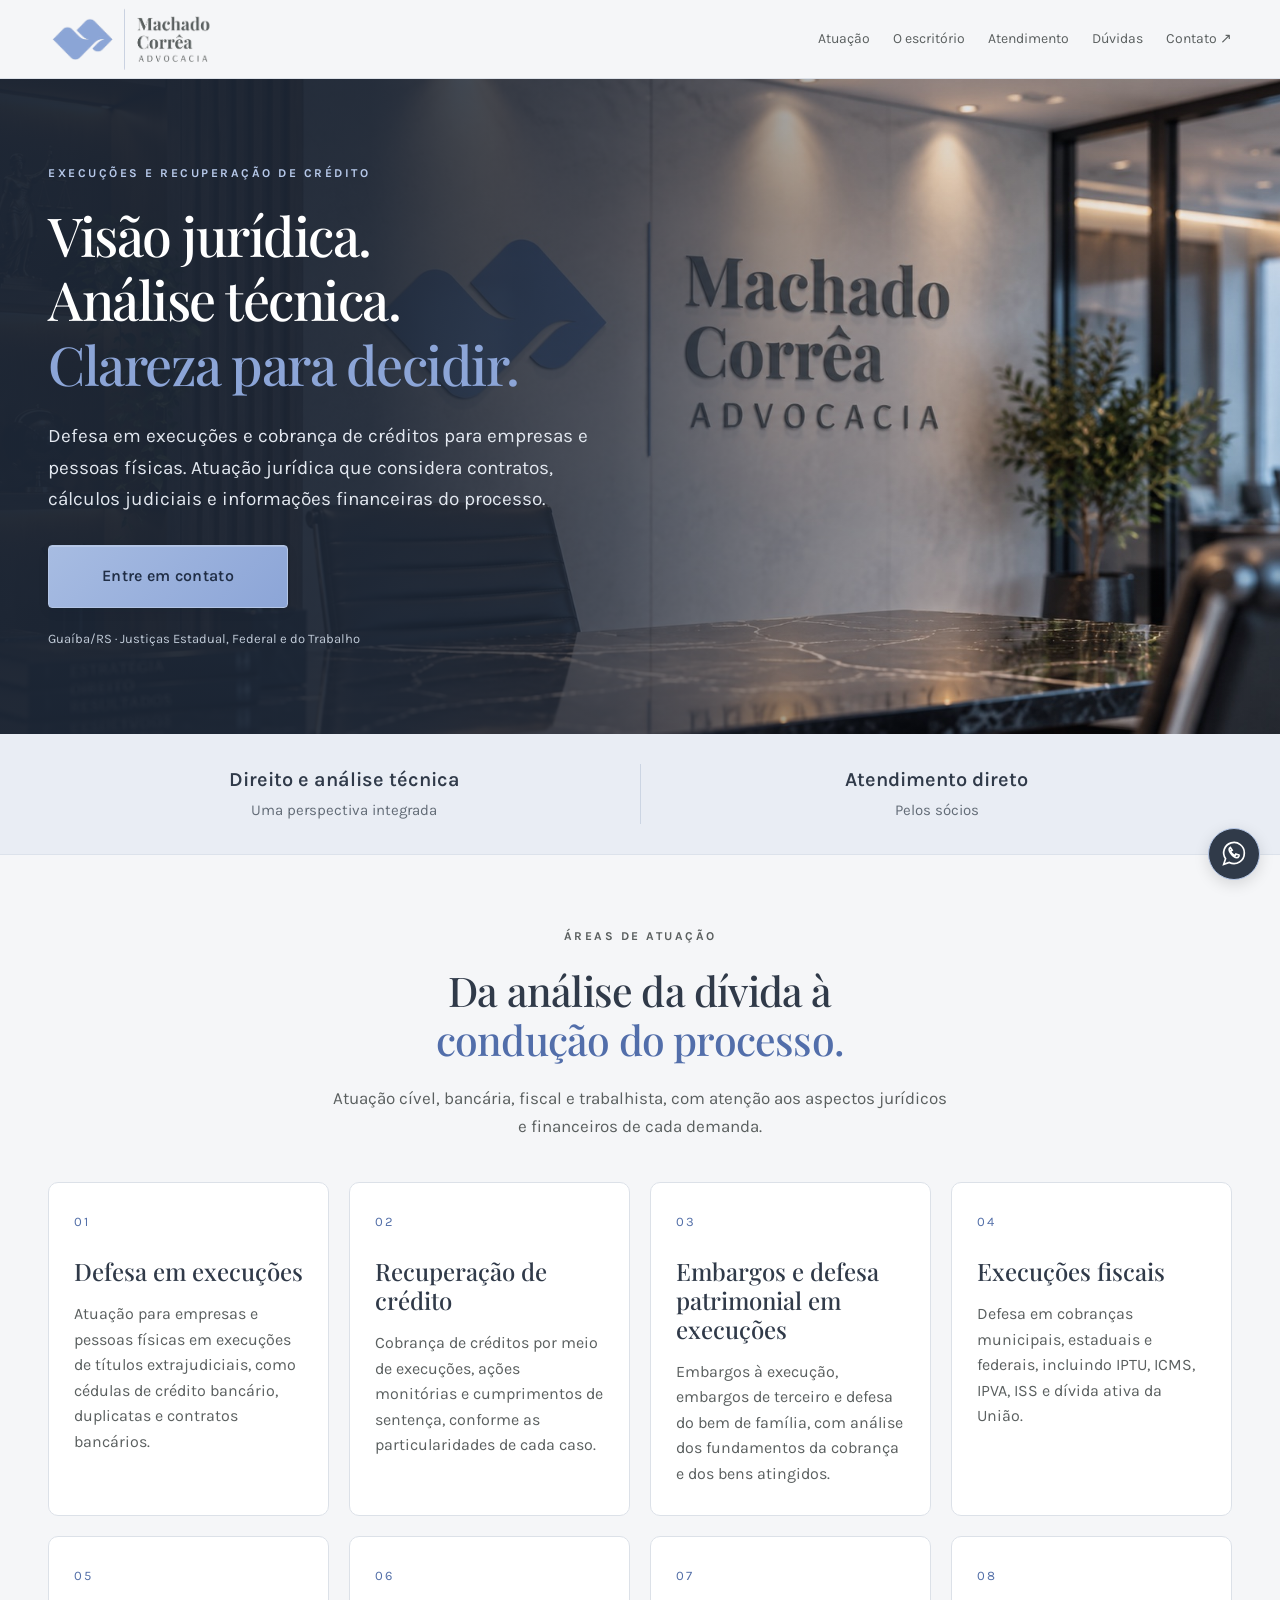
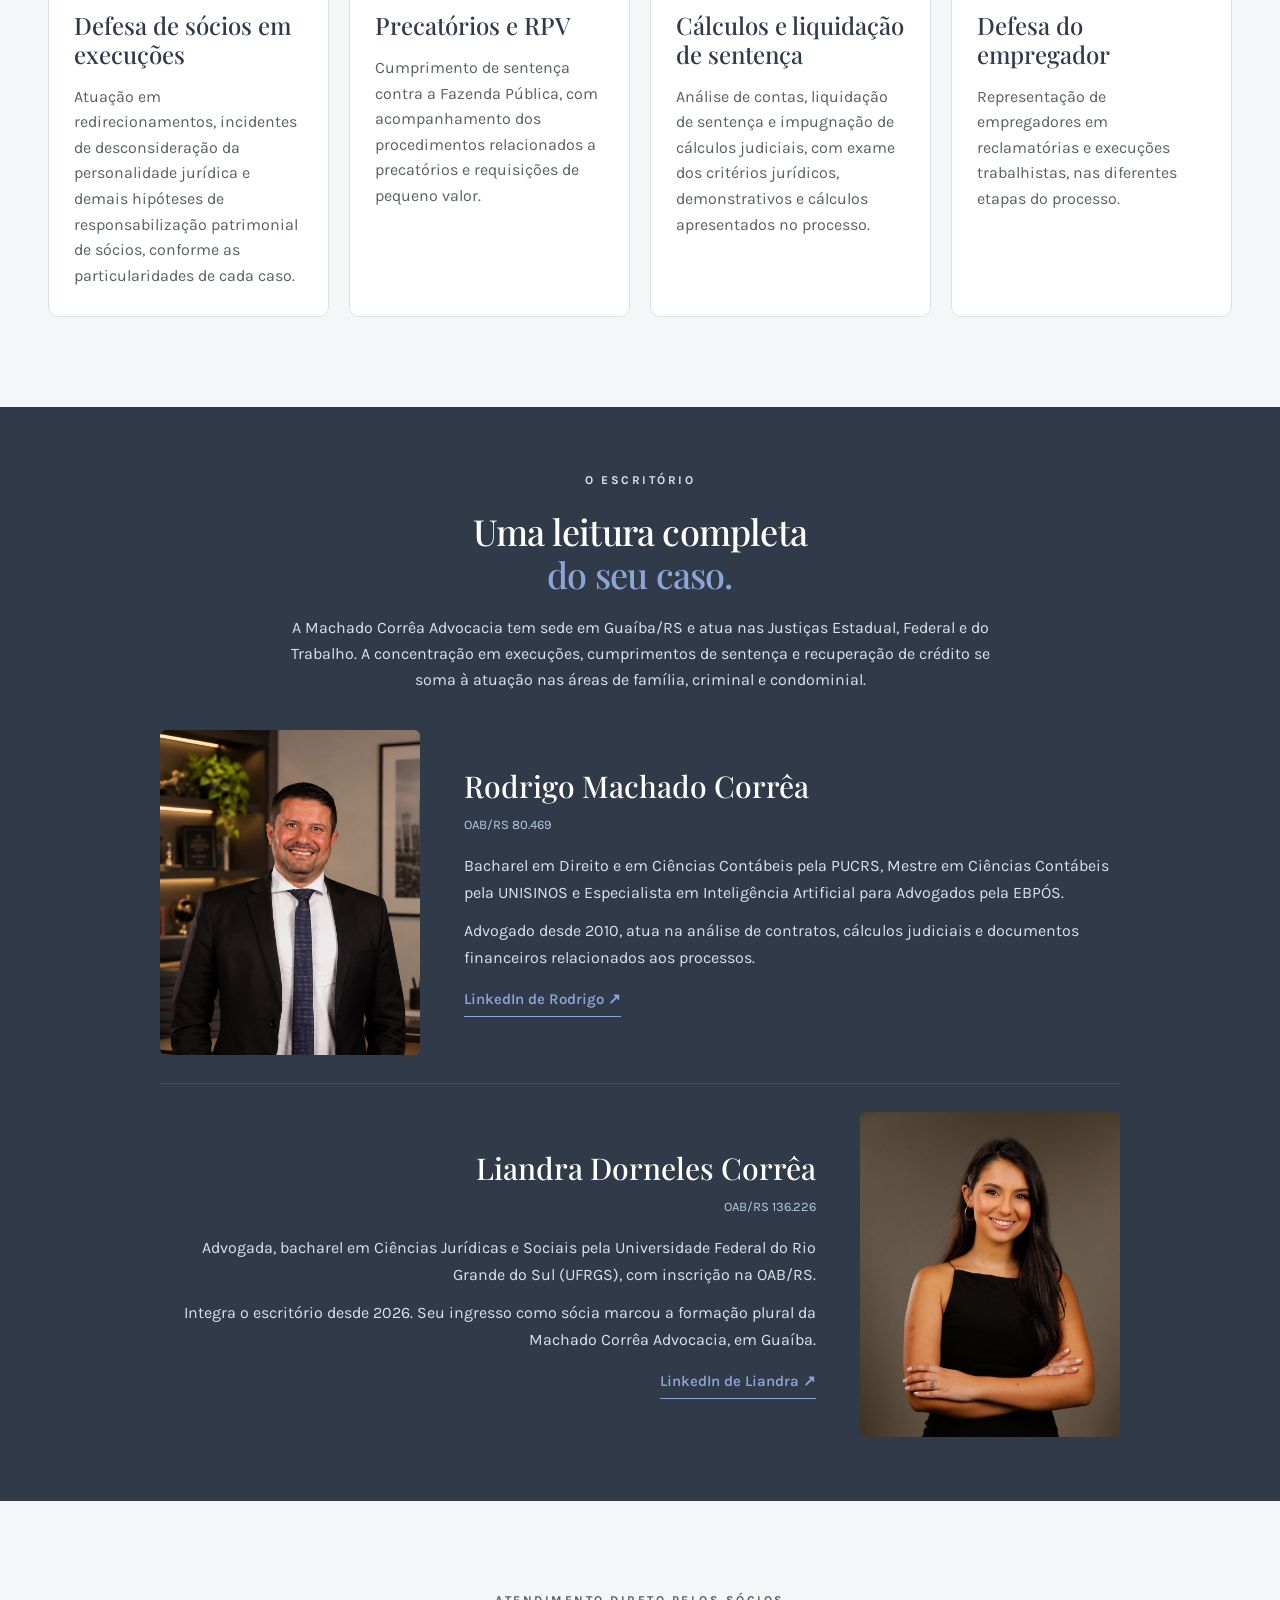
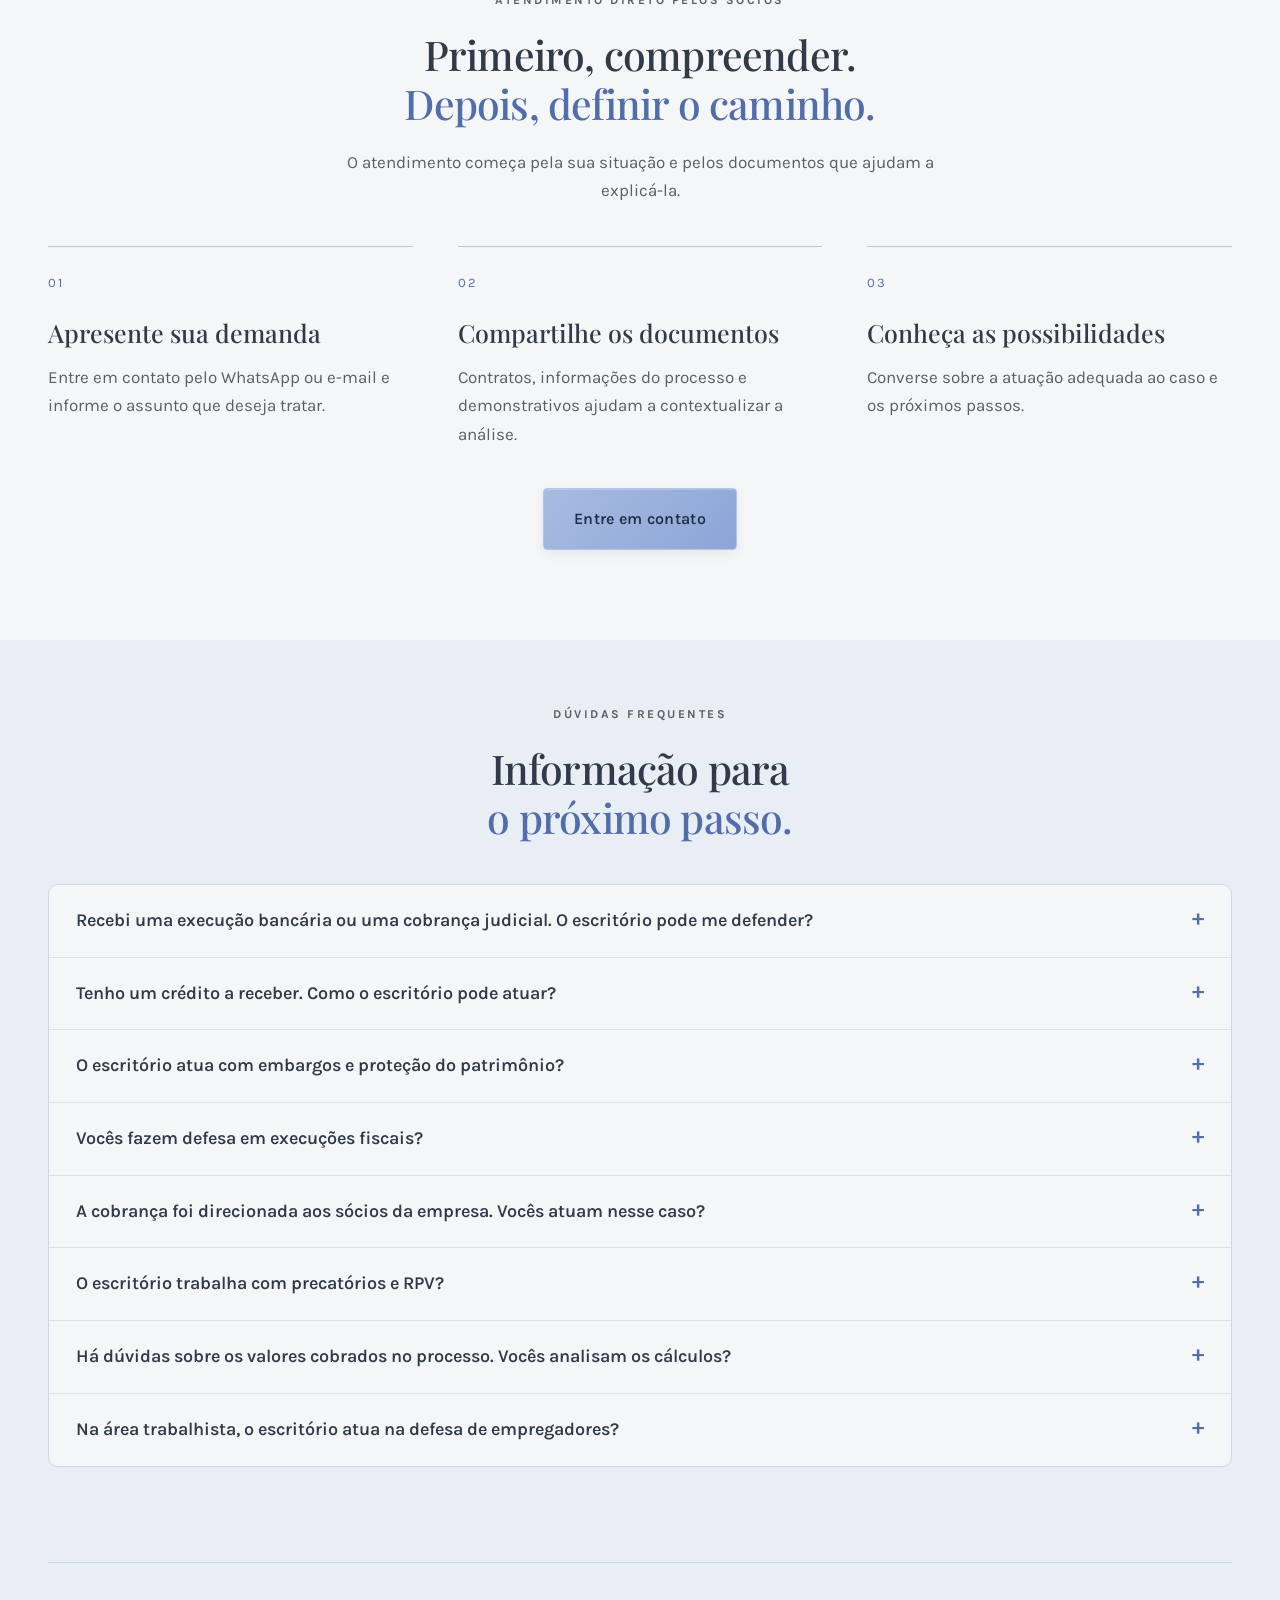
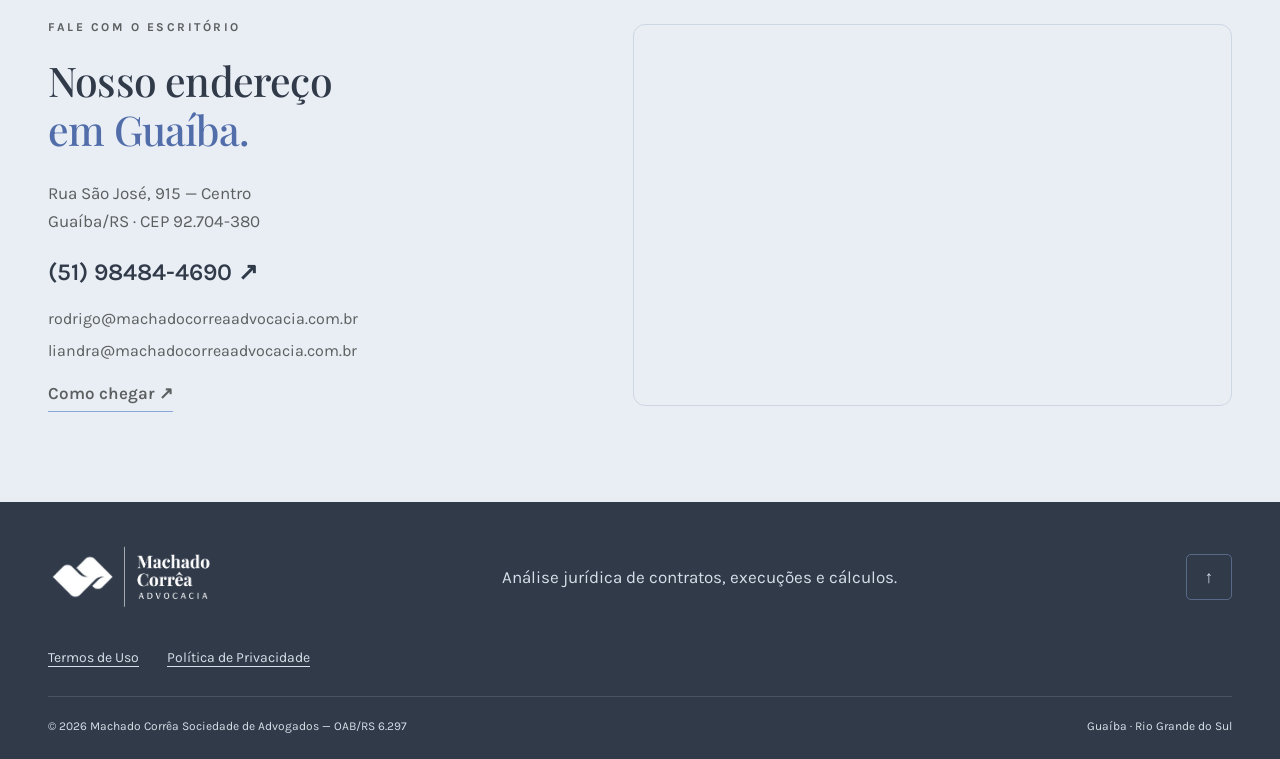
<file: index.html>
<!doctype html><html lang="pt-BR"><head><meta charset="utf-8"><meta name="viewport" content="width=device-width,initial-scale=1"><title>Machado Corrêa Advocacia | Execuções e Recuperação de Crédito</title><meta name="description" content="Machado Corrêa Advocacia em Guaíba/RS. Atuação em execuções, recuperação de crédito e defesa patrimonial, com formação jurídica e contábil."><meta name="theme-color" content="#303a49"><link rel="stylesheet" href="styles.css?v=mc4"><script src="app.js" defer></script><link rel="icon" type="image/svg+xml" href="assets/favicon.svg"></head><body><a class="skip" href="#conteudo">Ir para o conteúdo</a><header><div class="wrap navigation"><a href="#inicio" class="wordmark"><img src="assets/logo-machado-correa.png" alt="Machado Corrêa Advocacia" width="766" height="319"></a><button class="menu-toggle" aria-label="Abrir menu" aria-controls="navigation" aria-expanded="false">☰</button><nav id="navigation"><a href="#atuacao">Atuação</a><a href="#escritorio">O escritório</a><a href="#atendimento">Atendimento</a><a href="#duvidas">Dúvidas</a><a href="#localizacao">Contato ↗</a></nav></div></header><main id="conteudo"><section class="hero" id="inicio"><div class="wrap hero-grid"><div><p class="eyebrow">EXECUÇÕES E RECUPERAÇÃO DE CRÉDITO</p><h1>Visão jurídica.<br>Análise técnica.<br><em>Clareza para decidir.</em></h1><p class="lead">Defesa em execuções e cobrança de créditos para empresas e pessoas físicas. Atuação jurídica que considera contratos, cálculos judiciais e informações financeiras do processo.</p><a class="button" href="https://wa.me/5551984844690" target="_blank" rel="noopener noreferrer">Entre em contato</a><p class="hero-note">Guaíba/RS · Justiças Estadual, Federal e do Trabalho</p></div></div></section><section class="credentials" aria-label="Diferenciais do escritório"><div class="wrap"><article><h2>Direito e análise técnica</h2><p>Uma perspectiva integrada</p></article><article><h2>Atendimento direto</h2><p>Pelos sócios</p></article></div></section><section class="section" id="atuacao"><div class="wrap"><div class="section-heading"><p class="eyebrow">ÁREAS DE ATUAÇÃO</p><h2>Da análise da dívida à<br><em>condução do processo.</em></h2><p>Atuação cível, bancária, fiscal e trabalhista, com atenção aos aspectos jurídicos e financeiros de cada demanda.</p></div><div class="service-grid"><article class="service-card"><span class="number">01</span><h3>Defesa em execuções</h3><p>Atuação para empresas e pessoas físicas em execuções de títulos extrajudiciais, como cédulas de crédito bancário, duplicatas e contratos bancários.</p></article><article class="service-card"><span class="number">02</span><h3>Recuperação de crédito</h3><p>Cobrança de créditos por meio de execuções, ações monitórias e cumprimentos de sentença, conforme as particularidades de cada caso.</p></article><article class="service-card"><span class="number">03</span><h3>Embargos e defesa patrimonial em execuções</h3><p>Embargos à execução, embargos de terceiro e defesa do bem de família, com análise dos fundamentos da cobrança e dos bens atingidos.</p></article><article class="service-card"><span class="number">04</span><h3>Execuções fiscais</h3><p>Defesa em cobranças municipais, estaduais e federais, incluindo IPTU, ICMS, IPVA, ISS e dívida ativa da União.</p></article><article class="service-card"><span class="number">05</span><h3>Defesa de sócios em execuções</h3><p>Atuação em redirecionamentos, incidentes de desconsideração da personalidade jurídica e demais hipóteses de responsabilização patrimonial de sócios, conforme as particularidades de cada caso.</p></article><article class="service-card"><span class="number">06</span><h3>Precatórios e RPV</h3><p>Cumprimento de sentença contra a Fazenda Pública, com acompanhamento dos procedimentos relacionados a precatórios e requisições de pequeno valor.</p></article><article class="service-card"><span class="number">07</span><h3>Cálculos e liquidação de sentença</h3><p>Análise de contas, liquidação de sentença e impugnação de cálculos judiciais, com exame dos critérios jurídicos, demonstrativos e cálculos apresentados no processo.</p></article><article class="service-card"><span class="number">08</span><h3>Defesa do empregador</h3><p>Representação de empregadores em reclamatórias e execuções trabalhistas, nas diferentes etapas do processo.</p></article></div></div></section><section class="section about" id="escritorio"><div class="wrap"><div class="about-heading"><p class="eyebrow">O ESCRITÓRIO</p><h2>Uma leitura completa<br><em>do seu caso.</em></h2><p>A Machado Corrêa Advocacia tem sede em Guaíba/RS e atua nas Justiças Estadual, Federal e do Trabalho. A concentração em execuções, cumprimentos de sentença e recuperação de crédito se soma à atuação nas áreas de família, criminal e condominial.</p></div><div class="team"><article class="person-card"><figure class="person-photo"><img src="assets/rodrigo-machado-correa.png" alt="Rodrigo Machado Corrêa" loading="lazy" width="974" height="1614"></figure><div class="person-content"><h3>Rodrigo Machado Corrêa</h3><p class="registration">OAB/RS 80.469</p><div class="person-bio"><p>Bacharel em Direito e em Ciências Contábeis pela PUCRS, Mestre em Ciências Contábeis pela UNISINOS e Especialista em Inteligência Artificial para Advogados pela EBPÓS.</p><p>Advogado desde 2010, atua na análise de contratos, cálculos judiciais e documentos financeiros relacionados aos processos.</p></div><a class="text-link" href="https://www.linkedin.com/in/rodrigo-machado-corrêa-842067146" target="_blank" rel="noopener noreferrer">LinkedIn de Rodrigo ↗</a></div></article><article class="person-card"><figure class="person-photo"><img src="assets/liandra-dorneles-correa.jpg" style="object-position:center 18%" alt="Liandra Dorneles Corrêa" loading="lazy" width="853" height="1280"></figure><div class="person-content"><h3>Liandra Dorneles Corrêa</h3><p class="registration">OAB/RS 136.226</p><div class="person-bio"><p>Advogada, bacharel em Ciências Jurídicas e Sociais pela Universidade Federal do Rio Grande do Sul (UFRGS), com inscrição na OAB/RS.</p><p>Integra o escritório desde 2026. Seu ingresso como sócia marcou a formação plural da Machado Corrêa Advocacia, em Guaíba.</p></div><a class="text-link" href="https://www.linkedin.com/in/liandra-dorneles-corrêa-34b841270" target="_blank" rel="noopener noreferrer">LinkedIn de Liandra ↗</a></div></article></div></div></section><section class="section" id="atendimento"><div class="wrap"><div class="section-heading"><p class="eyebrow">ATENDIMENTO DIRETO PELOS SÓCIOS</p><h2>Primeiro, compreender.<br><em>Depois, definir o caminho.</em></h2><p>O atendimento começa pela sua situação e pelos documentos que ajudam a explicá-la.</p></div><div class="steps"><article><span class="number">01</span><h3>Apresente sua demanda</h3><p>Entre em contato pelo WhatsApp ou e-mail e informe o assunto que deseja tratar.</p></article><article><span class="number">02</span><h3>Compartilhe os documentos</h3><p>Contratos, informações do processo e demonstrativos ajudam a contextualizar a análise.</p></article><article><span class="number">03</span><h3>Conheça as possibilidades</h3><p>Converse sobre a atuação adequada ao caso e os próximos passos.</p></article></div><div class="center-cta"><a class="button" href="https://wa.me/5551984844690" target="_blank" rel="noopener noreferrer">Entre em contato</a></div></div></section><section class="section faq" id="duvidas"><div class="wrap"><div class="section-heading"><p class="eyebrow">DÚVIDAS FREQUENTES</p><h2>Informação para<br><em>o próximo passo.</em></h2></div><div class="faq-list"><details><summary>Recebi uma execução bancária ou uma cobrança judicial. O escritório pode me defender?</summary><p>Sim. O escritório atua na defesa de empresas e pessoas físicas em execuções de títulos extrajudiciais, como cédulas de crédito bancário, duplicatas e contratos bancários. A análise começa pela citação, pelos documentos da dívida e pelas informações do processo.</p></details><details><summary>Tenho um crédito a receber. Como o escritório pode atuar?</summary><p>A atuação abrange execuções, ações monitórias e cumprimentos de sentença. O escritório examina os documentos que comprovam o crédito e as características da cobrança para definir a medida adequada ao caso.</p></details><details><summary>O escritório atua com embargos e proteção do patrimônio?</summary><p>Sim. A atuação inclui embargos à execução, embargos de terceiro e questões relacionadas à proteção do bem de família. O escritório analisa os bens envolvidos, os documentos e a situação processual para avaliar as medidas cabíveis.</p></details><details><summary>Vocês fazem defesa em execuções fiscais?</summary><p>Sim. O escritório atua em execuções fiscais municipais, estaduais e federais, incluindo cobranças de IPTU, ICMS, IPVA, ISS e dívida ativa da União. Para a análise, são examinados os documentos da cobrança e do processo.</p></details><details><summary>A cobrança foi direcionada aos sócios da empresa. Vocês atuam nesse caso?</summary><p>Sim. O escritório atua em incidentes de desconsideração da personalidade jurídica, examinando os fundamentos do pedido, os documentos e a situação da empresa e dos sócios envolvidos.</p></details><details><summary>O escritório trabalha com precatórios e RPV?</summary><p>Sim. A atuação inclui cumprimento de sentença contra a Fazenda Pública, com demandas relacionadas a precatórios e requisições de pequeno valor (RPV). A análise considera a decisão judicial e a fase em que o processo se encontra.</p></details><details><summary>Há dúvidas sobre os valores cobrados no processo. Vocês analisam os cálculos?</summary><p>Sim. O escritório atua em liquidação de sentença e impugnação de cálculos judiciais. A formação jurídica e contábil do sócio titular contribui para o exame de contratos, demonstrativos e critérios utilizados nas contas.</p></details><details><summary>Na área trabalhista, o escritório atua na defesa de empregadores?</summary><p>Sim. O escritório atua na defesa de empregadores em reclamatórias e execuções trabalhistas. A análise considera os documentos da relação de trabalho, os pedidos formulados e, quando houver, os cálculos do processo.</p></details></div></div></section><section class="section location" id="localizacao"><div class="wrap location-grid"><div><p class="eyebrow">FALE COM O ESCRITÓRIO</p><h2>Nosso endereço<br><em>em Guaíba.</em></h2><address>Rua São José, 915 — Centro<br>Guaíba/RS · CEP 92.704-380</address><a class="phone" href="https://wa.me/5551984844690" target="_blank" rel="noopener noreferrer">(51) 98484-4690 ↗</a><div class="emails"><a href="mailto:rodrigo@machadocorreaadvocacia.com.br">rodrigo@machadocorreaadvocacia.com.br</a><a href="mailto:liandra@machadocorreaadvocacia.com.br">liandra@machadocorreaadvocacia.com.br</a></div><a class="text-link" target="_blank" rel="noopener noreferrer" href="https://www.google.com/maps/dir/?api=1&amp;destination=Rua%20S%C3%A3o%20Jos%C3%A9%2C%20915%2C%20Centro%2C%20Gua%C3%ADba%2C%20RS%2C%2092704-380">Como chegar ↗</a></div><div class="map"><iframe title="Mapa do endereço: Rua São José, 915, Guaíba" loading="lazy" referrerpolicy="no-referrer-when-downgrade" src="https://maps.google.com/maps?q=Rua%20S%C3%A3o%20Jos%C3%A9%2C%20915%2C%20Centro%2C%20Gua%C3%ADba%2C%20RS%2C%2092704-380&amp;z=16&amp;output=embed"></iframe></div></div></section></main><footer><div class="wrap"><div class="footer-top"><a class="wordmark" href="#inicio"><img src="assets/logo-machado-correa-branco.png" alt="Machado Corrêa Advocacia" width="766" height="319"></a><p>Análise jurídica de contratos, execuções e cálculos.</p><a href="#inicio" aria-label="Voltar ao início">↑</a></div><div class="footer-legal" role="navigation" aria-label="Informações legais"><a href="termos-de-uso.html">Termos de Uso</a><a href="politica-de-privacidade.html">Política de Privacidade</a></div><div class="footer-bottom"><p>© <span id="year">2026</span> Machado Corrêa Sociedade de Advogados — OAB/RS 6.297</p><p>Guaíba · Rio Grande do Sul</p></div></div></footer><a class="floating-contact" href="https://wa.me/5551984844690" target="_blank" rel="noopener noreferrer" aria-label="Conversar pelo WhatsApp"><svg viewBox="0 0 32 32" fill="none" stroke="currentColor" stroke-width="1.8" aria-hidden="true"><path d="M27 15a11 11 0 0 1-16 10l-6 2 2-6A11 11 0 1 1 27 15Z"/><path d="M12 9c-4 2 3 11 7 11 2 0 3-3 2-3l-3-1-1 2c-2-1-4-3-5-5l2-1Z"/></svg></a></body></html>
</file>
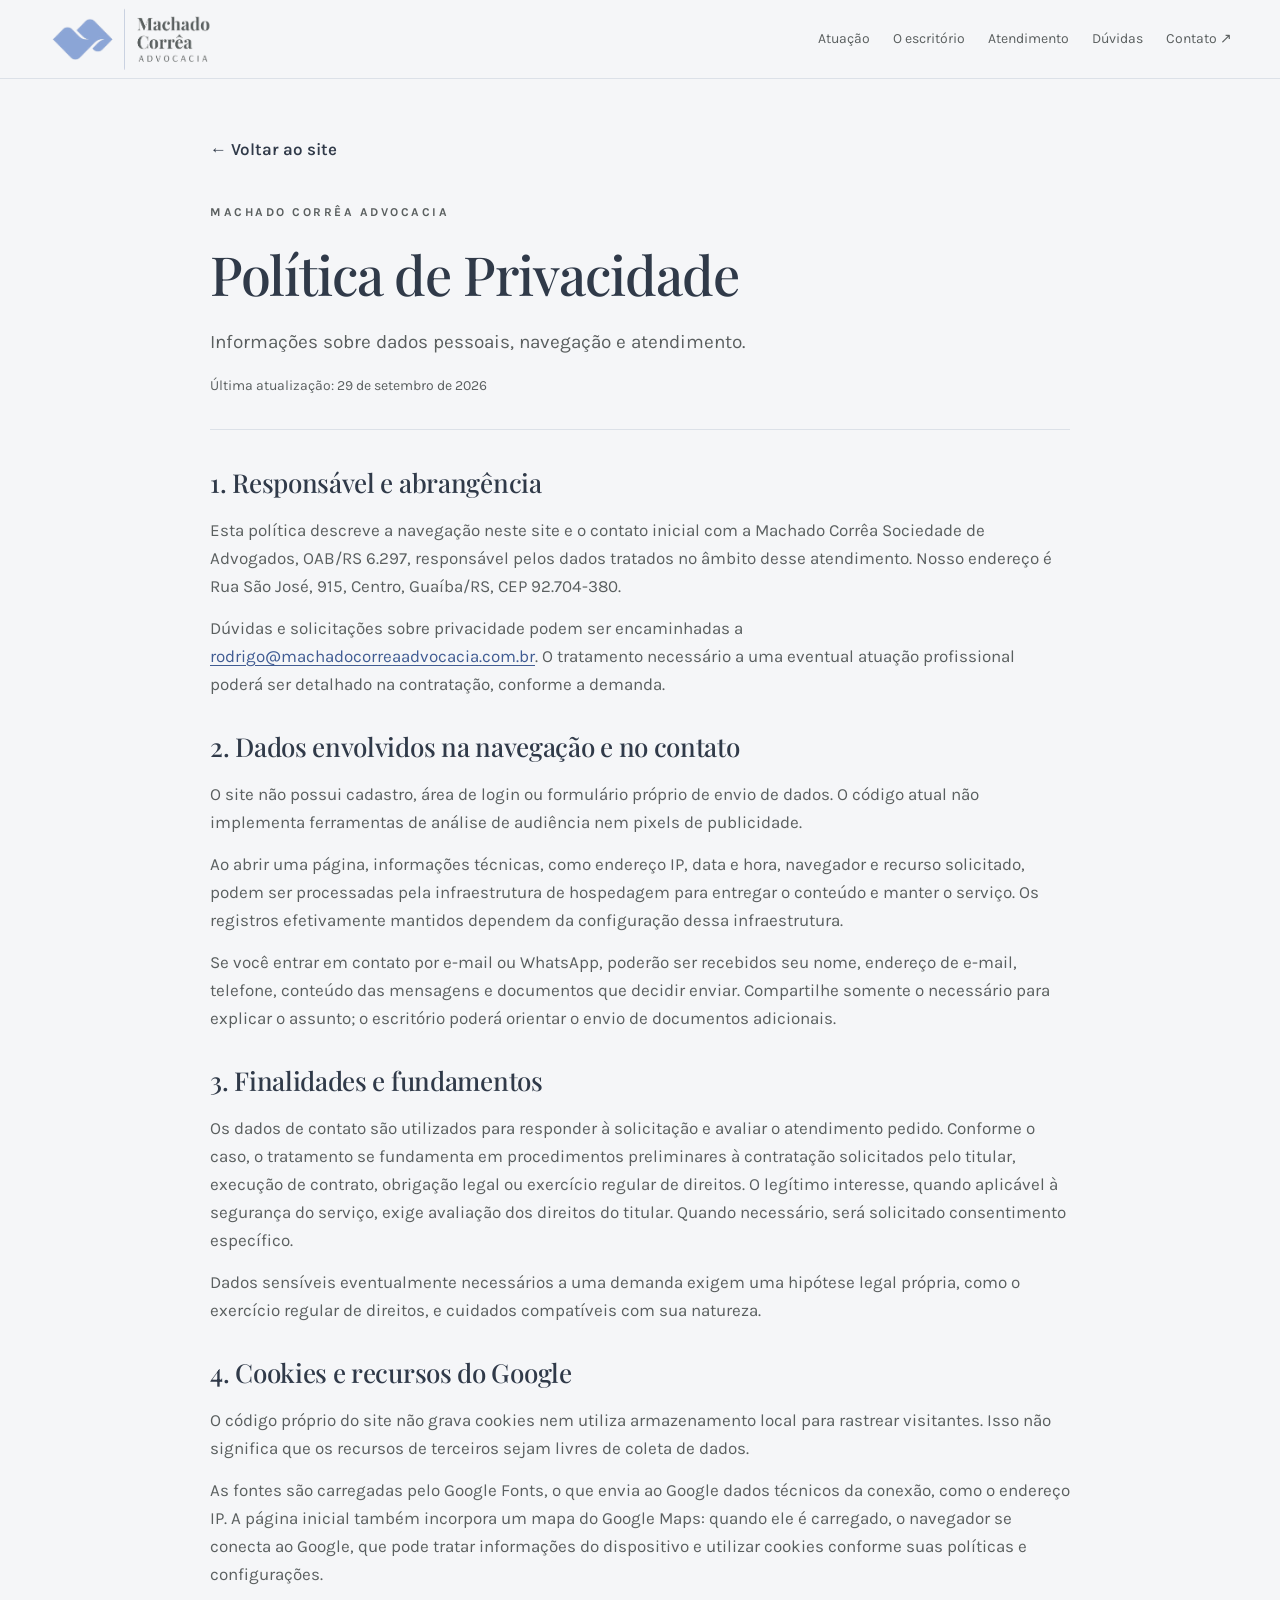
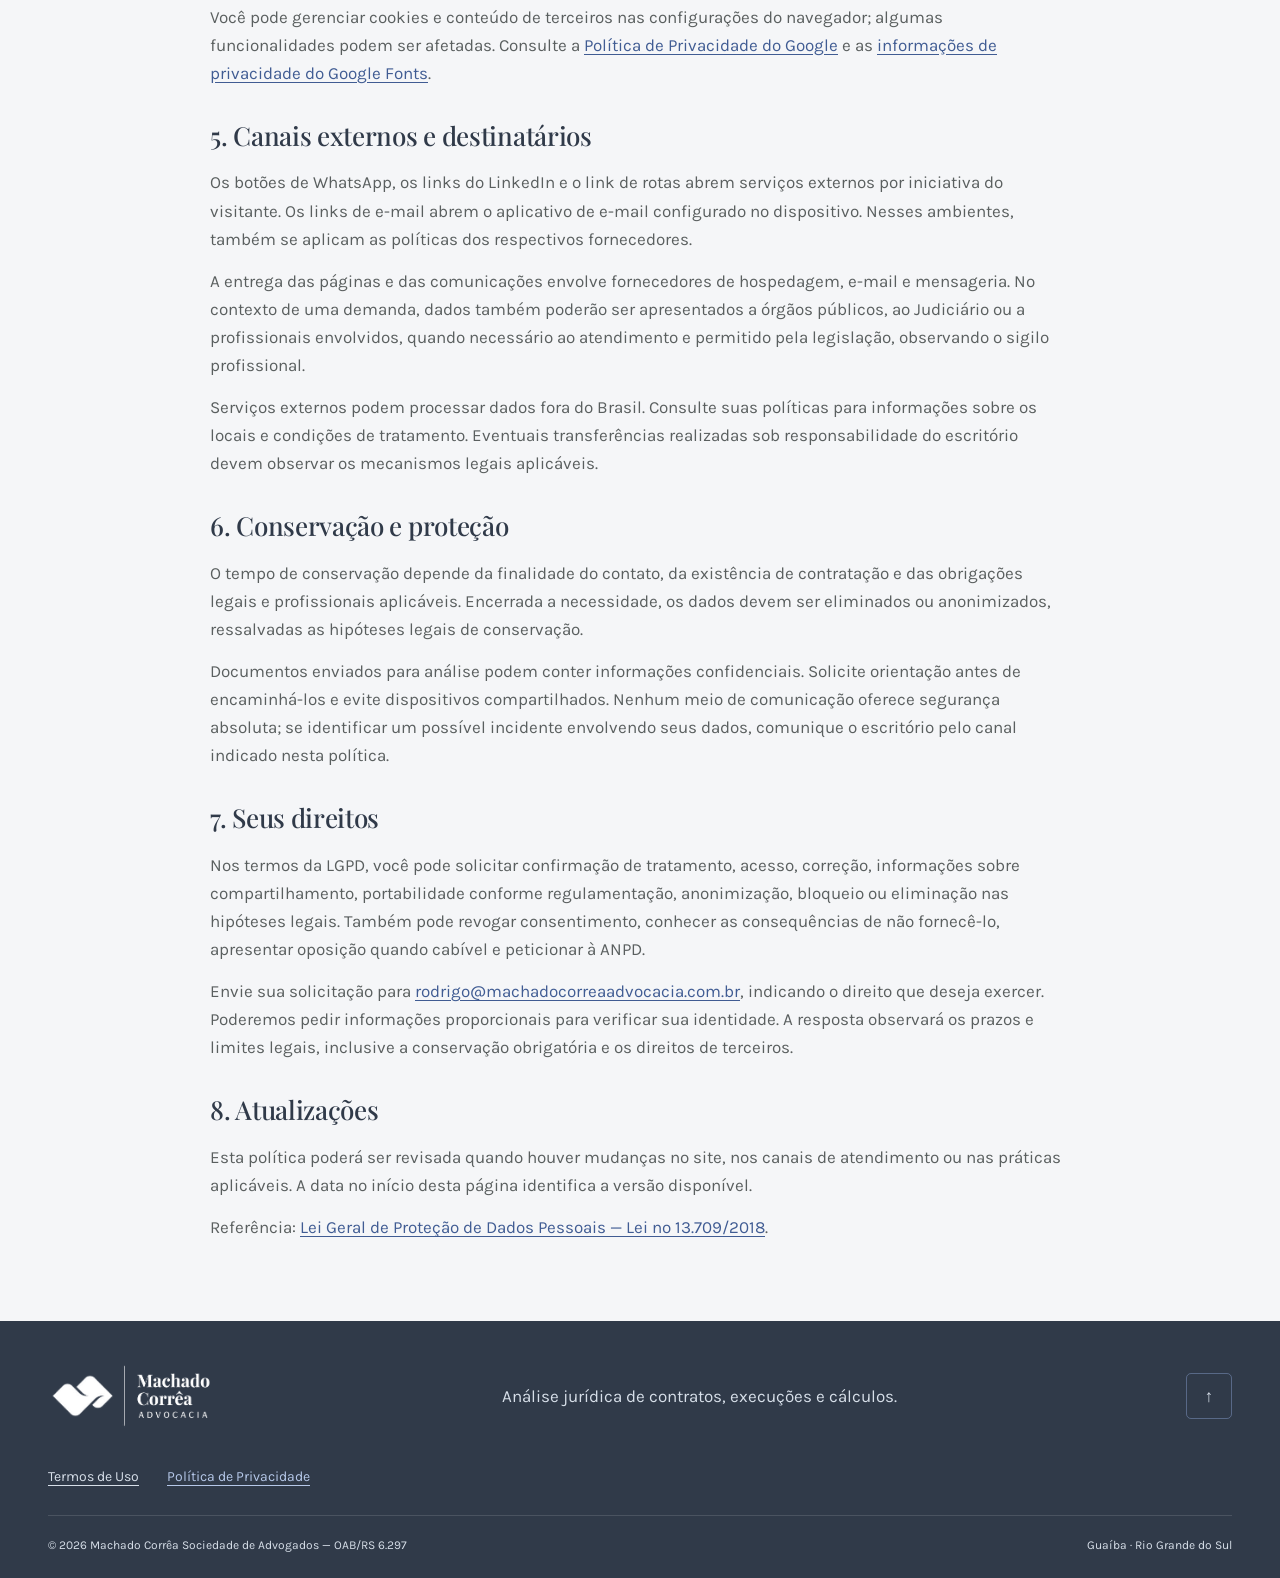
<file: politica-de-privacidade.html>
<!doctype html>
<html lang="pt-BR">
<head>
<meta charset="utf-8">
<meta name="viewport" content="width=device-width,initial-scale=1">
<title>Política de Privacidade | Machado Corrêa Advocacia</title>
<meta name="description" content="Informações sobre dados pessoais, navegação e atendimento. Machado Corrêa Advocacia, Guaíba/RS.">
<meta name="theme-color" content="#303a49">
<link rel="stylesheet" href="styles.css?v=mc4">
<link rel="icon" type="image/svg+xml" href="assets/favicon.svg">
<script src="app.js" defer></script>
</head>
<body>
<a class="skip" href="#conteudo">Ir para o conteúdo</a>
<header><div class="wrap navigation"><a href="index.html#inicio" class="wordmark"><img src="assets/logo-machado-correa.png" alt="Machado Corrêa Advocacia" width="766" height="319"></a><button class="menu-toggle" aria-label="Abrir menu" aria-controls="navigation" aria-expanded="false">☰</button><nav id="navigation"><a href="index.html#atuacao">Atuação</a><a href="index.html#escritorio">O escritório</a><a href="index.html#atendimento">Atendimento</a><a href="index.html#duvidas">Dúvidas</a><a href="index.html#localizacao">Contato ↗</a></nav></div></header>
<main id="conteudo" class="legal-page">
<div class="wrap legal-wrap">
<a class="legal-back" href="index.html">← Voltar ao site</a>
<div class="legal-heading"><p class="eyebrow">MACHADO CORRÊA ADVOCACIA</p><h1>Política de Privacidade</h1><p class="legal-intro">Informações sobre dados pessoais, navegação e atendimento.</p><p class="legal-date">Última atualização: <time datetime="2026-09-29">29 de setembro de 2026</time></p></div>
<article class="legal-content" aria-label="Política de Privacidade">
<section aria-labelledby="secao-1"><h2 id="secao-1">1. Responsável e abrangência</h2><p>Esta política descreve a navegação neste site e o contato inicial com a Machado Corrêa Sociedade de Advogados, OAB/RS 6.297, responsável pelos dados tratados no âmbito desse atendimento. Nosso endereço é Rua São José, 915, Centro, Guaíba/RS, CEP 92.704-380.</p><p>Dúvidas e solicitações sobre privacidade podem ser encaminhadas a <a href="mailto:rodrigo@machadocorreaadvocacia.com.br">rodrigo@machadocorreaadvocacia.com.br</a>. O tratamento necessário a uma eventual atuação profissional poderá ser detalhado na contratação, conforme a demanda.</p></section>
<section aria-labelledby="secao-2"><h2 id="secao-2">2. Dados envolvidos na navegação e no contato</h2><p>O site não possui cadastro, área de login ou formulário próprio de envio de dados. O código atual não implementa ferramentas de análise de audiência nem pixels de publicidade.</p><p>Ao abrir uma página, informações técnicas, como endereço IP, data e hora, navegador e recurso solicitado, podem ser processadas pela infraestrutura de hospedagem para entregar o conteúdo e manter o serviço. Os registros efetivamente mantidos dependem da configuração dessa infraestrutura.</p><p>Se você entrar em contato por e-mail ou WhatsApp, poderão ser recebidos seu nome, endereço de e-mail, telefone, conteúdo das mensagens e documentos que decidir enviar. Compartilhe somente o necessário para explicar o assunto; o escritório poderá orientar o envio de documentos adicionais.</p></section>
<section aria-labelledby="secao-3"><h2 id="secao-3">3. Finalidades e fundamentos</h2><p>Os dados de contato são utilizados para responder à solicitação e avaliar o atendimento pedido. Conforme o caso, o tratamento se fundamenta em procedimentos preliminares à contratação solicitados pelo titular, execução de contrato, obrigação legal ou exercício regular de direitos. O legítimo interesse, quando aplicável à segurança do serviço, exige avaliação dos direitos do titular. Quando necessário, será solicitado consentimento específico.</p><p>Dados sensíveis eventualmente necessários a uma demanda exigem uma hipótese legal própria, como o exercício regular de direitos, e cuidados compatíveis com sua natureza.</p></section>
<section aria-labelledby="secao-4"><h2 id="secao-4">4. Cookies e recursos do Google</h2><p>O código próprio do site não grava cookies nem utiliza armazenamento local para rastrear visitantes. Isso não significa que os recursos de terceiros sejam livres de coleta de dados.</p><p>As fontes são carregadas pelo Google Fonts, o que envia ao Google dados técnicos da conexão, como o endereço IP. A página inicial também incorpora um mapa do Google Maps: quando ele é carregado, o navegador se conecta ao Google, que pode tratar informações do dispositivo e utilizar cookies conforme suas políticas e configurações.</p><p>Você pode gerenciar cookies e conteúdo de terceiros nas configurações do navegador; algumas funcionalidades podem ser afetadas. Consulte a <a href="https://policies.google.com/privacy?hl=pt-BR" target="_blank" rel="noopener noreferrer">Política de Privacidade do Google</a> e as <a href="https://developers.google.com/fonts/faq/privacy" target="_blank" rel="noopener noreferrer">informações de privacidade do Google Fonts</a>.</p></section>
<section aria-labelledby="secao-5"><h2 id="secao-5">5. Canais externos e destinatários</h2><p>Os botões de WhatsApp, os links do LinkedIn e o link de rotas abrem serviços externos por iniciativa do visitante. Os links de e-mail abrem o aplicativo de e-mail configurado no dispositivo. Nesses ambientes, também se aplicam as políticas dos respectivos fornecedores.</p><p>A entrega das páginas e das comunicações envolve fornecedores de hospedagem, e-mail e mensageria. No contexto de uma demanda, dados também poderão ser apresentados a órgãos públicos, ao Judiciário ou a profissionais envolvidos, quando necessário ao atendimento e permitido pela legislação, observando o sigilo profissional.</p><p>Serviços externos podem processar dados fora do Brasil. Consulte suas políticas para informações sobre os locais e condições de tratamento. Eventuais transferências realizadas sob responsabilidade do escritório devem observar os mecanismos legais aplicáveis.</p></section>
<section aria-labelledby="secao-6"><h2 id="secao-6">6. Conservação e proteção</h2><p>O tempo de conservação depende da finalidade do contato, da existência de contratação e das obrigações legais e profissionais aplicáveis. Encerrada a necessidade, os dados devem ser eliminados ou anonimizados, ressalvadas as hipóteses legais de conservação.</p><p>Documentos enviados para análise podem conter informações confidenciais. Solicite orientação antes de encaminhá-los e evite dispositivos compartilhados. Nenhum meio de comunicação oferece segurança absoluta; se identificar um possível incidente envolvendo seus dados, comunique o escritório pelo canal indicado nesta política.</p></section>
<section aria-labelledby="secao-7"><h2 id="secao-7">7. Seus direitos</h2><p>Nos termos da LGPD, você pode solicitar confirmação de tratamento, acesso, correção, informações sobre compartilhamento, portabilidade conforme regulamentação, anonimização, bloqueio ou eliminação nas hipóteses legais. Também pode revogar consentimento, conhecer as consequências de não fornecê-lo, apresentar oposição quando cabível e peticionar à ANPD.</p><p>Envie sua solicitação para <a href="mailto:rodrigo@machadocorreaadvocacia.com.br">rodrigo@machadocorreaadvocacia.com.br</a>, indicando o direito que deseja exercer. Poderemos pedir informações proporcionais para verificar sua identidade. A resposta observará os prazos e limites legais, inclusive a conservação obrigatória e os direitos de terceiros.</p></section>
<section aria-labelledby="secao-8"><h2 id="secao-8">8. Atualizações</h2><p>Esta política poderá ser revisada quando houver mudanças no site, nos canais de atendimento ou nas práticas aplicáveis. A data no início desta página identifica a versão disponível.</p><p>Referência: <a href="https://www.planalto.gov.br/ccivil_03/_ato2015-2018/2018/lei/l13709compilado.htm" target="_blank" rel="noopener noreferrer">Lei Geral de Proteção de Dados Pessoais — Lei nº 13.709/2018</a>.</p></section>
</article>
</div>
</main>
<footer><div class="wrap"><div class="footer-top"><a class="wordmark" href="index.html#inicio"><img src="assets/logo-machado-correa-branco.png" alt="Machado Corrêa Advocacia" width="766" height="319"></a><p>Análise jurídica de contratos, execuções e cálculos.</p><a href="index.html#inicio" aria-label="Voltar ao início">↑</a></div><div class="footer-legal" role="navigation" aria-label="Informações legais"><a href="termos-de-uso.html">Termos de Uso</a><a href="politica-de-privacidade.html" aria-current="page">Política de Privacidade</a></div><div class="footer-bottom"><p>© <span id="year">2026</span> Machado Corrêa Sociedade de Advogados — OAB/RS 6.297</p><p>Guaíba · Rio Grande do Sul</p></div></div></footer>
</body>
</html>
</file>
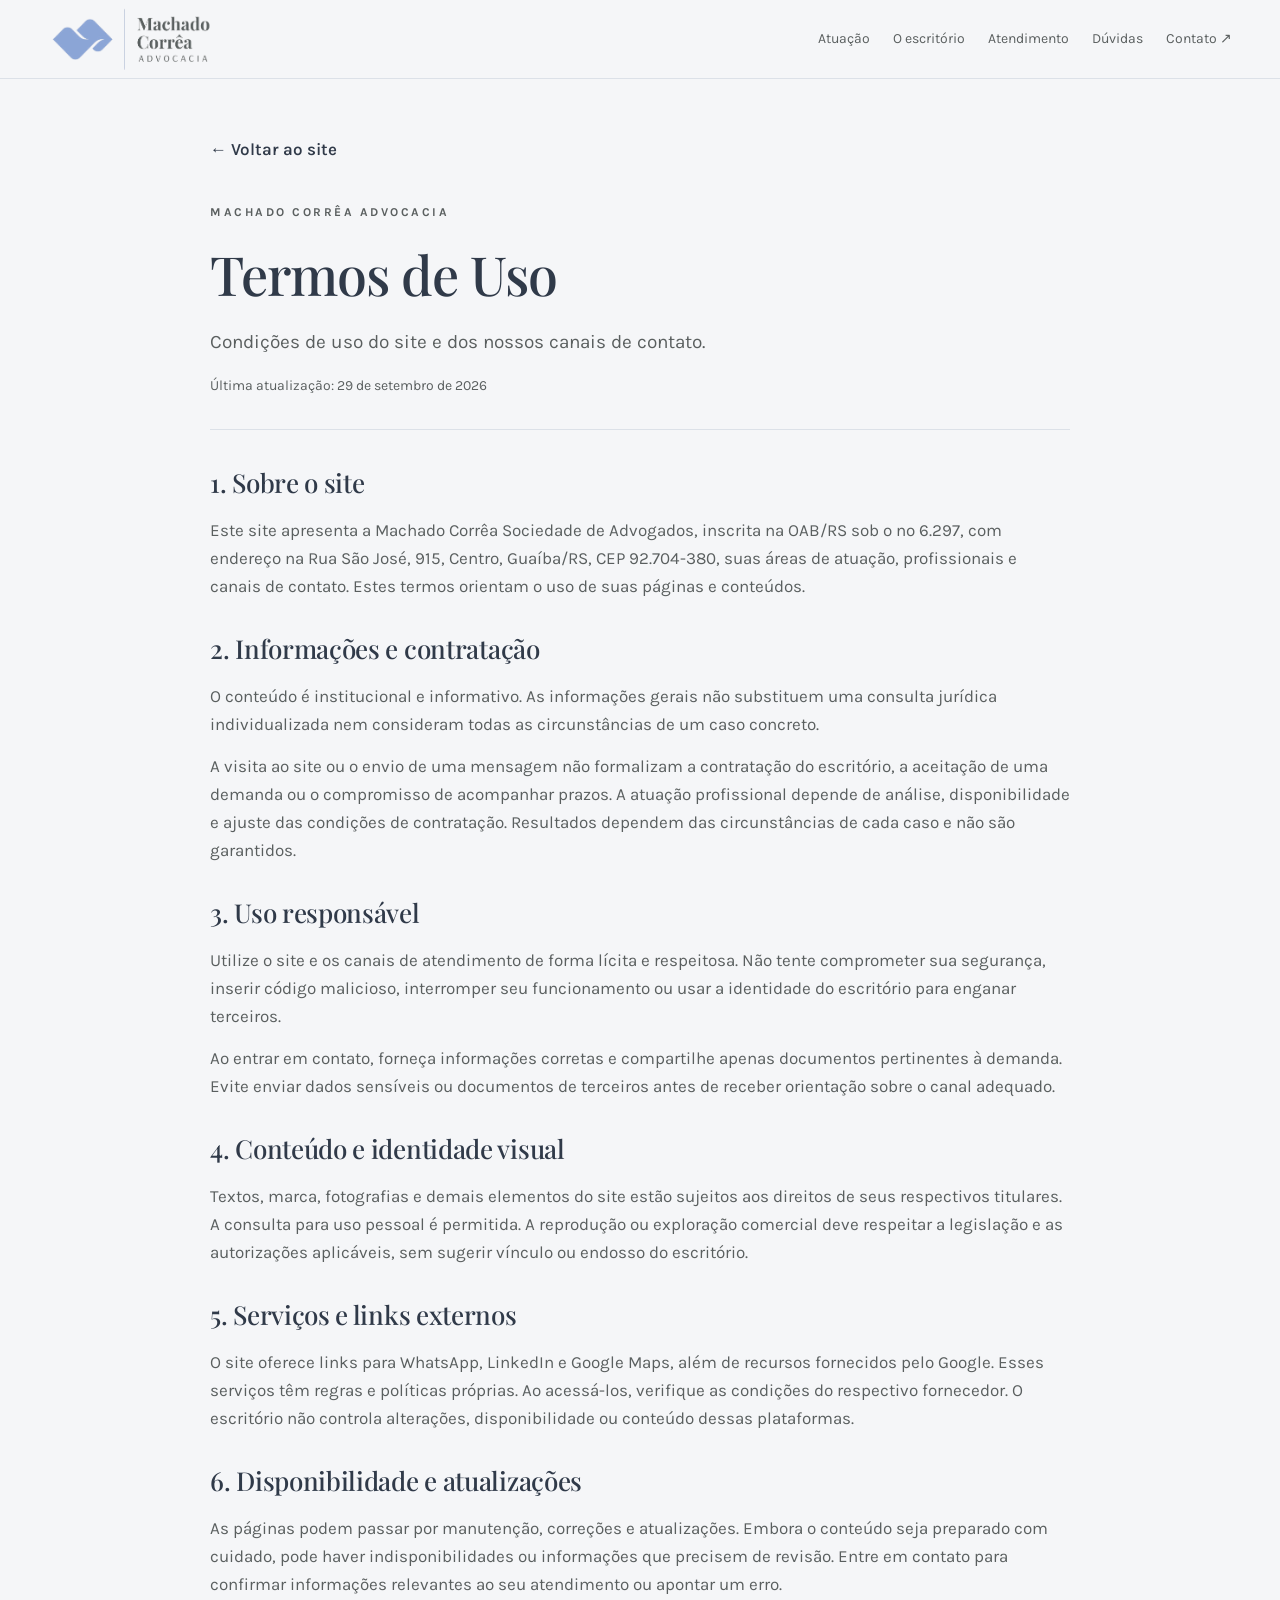
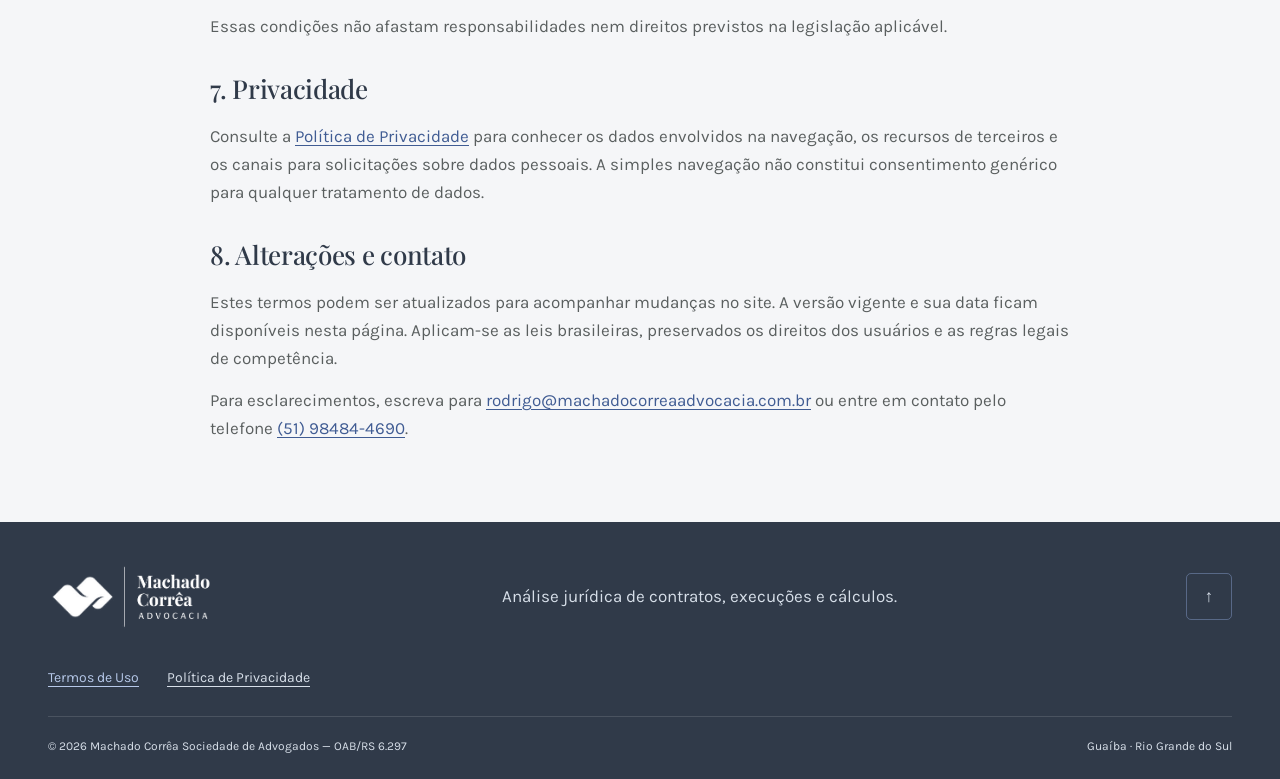
<file: termos-de-uso.html>
<!doctype html>
<html lang="pt-BR">
<head>
<meta charset="utf-8">
<meta name="viewport" content="width=device-width,initial-scale=1">
<title>Termos de Uso | Machado Corrêa Advocacia</title>
<meta name="description" content="Condições de uso do site e dos nossos canais de contato. Machado Corrêa Advocacia, Guaíba/RS.">
<meta name="theme-color" content="#303a49">
<link rel="stylesheet" href="styles.css?v=mc4">
<link rel="icon" type="image/svg+xml" href="assets/favicon.svg">
<script src="app.js" defer></script>
</head>
<body>
<a class="skip" href="#conteudo">Ir para o conteúdo</a>
<header><div class="wrap navigation"><a href="index.html#inicio" class="wordmark"><img src="assets/logo-machado-correa.png" alt="Machado Corrêa Advocacia" width="766" height="319"></a><button class="menu-toggle" aria-label="Abrir menu" aria-controls="navigation" aria-expanded="false">☰</button><nav id="navigation"><a href="index.html#atuacao">Atuação</a><a href="index.html#escritorio">O escritório</a><a href="index.html#atendimento">Atendimento</a><a href="index.html#duvidas">Dúvidas</a><a href="index.html#localizacao">Contato ↗</a></nav></div></header>
<main id="conteudo" class="legal-page">
<div class="wrap legal-wrap">
<a class="legal-back" href="index.html">← Voltar ao site</a>
<div class="legal-heading"><p class="eyebrow">MACHADO CORRÊA ADVOCACIA</p><h1>Termos de Uso</h1><p class="legal-intro">Condições de uso do site e dos nossos canais de contato.</p><p class="legal-date">Última atualização: <time datetime="2026-09-29">29 de setembro de 2026</time></p></div>
<article class="legal-content" aria-label="Termos de Uso">
<section aria-labelledby="secao-1"><h2 id="secao-1">1. Sobre o site</h2><p>Este site apresenta a Machado Corrêa Sociedade de Advogados, inscrita na OAB/RS sob o nº 6.297, com endereço na Rua São José, 915, Centro, Guaíba/RS, CEP 92.704-380, suas áreas de atuação, profissionais e canais de contato. Estes termos orientam o uso de suas páginas e conteúdos.</p></section>
<section aria-labelledby="secao-2"><h2 id="secao-2">2. Informações e contratação</h2><p>O conteúdo é institucional e informativo. As informações gerais não substituem uma consulta jurídica individualizada nem consideram todas as circunstâncias de um caso concreto.</p><p>A visita ao site ou o envio de uma mensagem não formalizam a contratação do escritório, a aceitação de uma demanda ou o compromisso de acompanhar prazos. A atuação profissional depende de análise, disponibilidade e ajuste das condições de contratação. Resultados dependem das circunstâncias de cada caso e não são garantidos.</p></section>
<section aria-labelledby="secao-3"><h2 id="secao-3">3. Uso responsável</h2><p>Utilize o site e os canais de atendimento de forma lícita e respeitosa. Não tente comprometer sua segurança, inserir código malicioso, interromper seu funcionamento ou usar a identidade do escritório para enganar terceiros.</p><p>Ao entrar em contato, forneça informações corretas e compartilhe apenas documentos pertinentes à demanda. Evite enviar dados sensíveis ou documentos de terceiros antes de receber orientação sobre o canal adequado.</p></section>
<section aria-labelledby="secao-4"><h2 id="secao-4">4. Conteúdo e identidade visual</h2><p>Textos, marca, fotografias e demais elementos do site estão sujeitos aos direitos de seus respectivos titulares. A consulta para uso pessoal é permitida. A reprodução ou exploração comercial deve respeitar a legislação e as autorizações aplicáveis, sem sugerir vínculo ou endosso do escritório.</p></section>
<section aria-labelledby="secao-5"><h2 id="secao-5">5. Serviços e links externos</h2><p>O site oferece links para WhatsApp, LinkedIn e Google Maps, além de recursos fornecidos pelo Google. Esses serviços têm regras e políticas próprias. Ao acessá-los, verifique as condições do respectivo fornecedor. O escritório não controla alterações, disponibilidade ou conteúdo dessas plataformas.</p></section>
<section aria-labelledby="secao-6"><h2 id="secao-6">6. Disponibilidade e atualizações</h2><p>As páginas podem passar por manutenção, correções e atualizações. Embora o conteúdo seja preparado com cuidado, pode haver indisponibilidades ou informações que precisem de revisão. Entre em contato para confirmar informações relevantes ao seu atendimento ou apontar um erro.</p><p>Essas condições não afastam responsabilidades nem direitos previstos na legislação aplicável.</p></section>
<section aria-labelledby="secao-7"><h2 id="secao-7">7. Privacidade</h2><p>Consulte a <a href="politica-de-privacidade.html">Política de Privacidade</a> para conhecer os dados envolvidos na navegação, os recursos de terceiros e os canais para solicitações sobre dados pessoais. A simples navegação não constitui consentimento genérico para qualquer tratamento de dados.</p></section>
<section aria-labelledby="secao-8"><h2 id="secao-8">8. Alterações e contato</h2><p>Estes termos podem ser atualizados para acompanhar mudanças no site. A versão vigente e sua data ficam disponíveis nesta página. Aplicam-se as leis brasileiras, preservados os direitos dos usuários e as regras legais de competência.</p><p>Para esclarecimentos, escreva para <a href="mailto:rodrigo@machadocorreaadvocacia.com.br">rodrigo@machadocorreaadvocacia.com.br</a> ou entre em contato pelo telefone <a href="tel:+5551984844690">(51) 98484-4690</a>.</p></section>
</article>
</div>
</main>
<footer><div class="wrap"><div class="footer-top"><a class="wordmark" href="index.html#inicio"><img src="assets/logo-machado-correa-branco.png" alt="Machado Corrêa Advocacia" width="766" height="319"></a><p>Análise jurídica de contratos, execuções e cálculos.</p><a href="index.html#inicio" aria-label="Voltar ao início">↑</a></div><div class="footer-legal" role="navigation" aria-label="Informações legais"><a href="termos-de-uso.html" aria-current="page">Termos de Uso</a><a href="politica-de-privacidade.html">Política de Privacidade</a></div><div class="footer-bottom"><p>© <span id="year">2026</span> Machado Corrêa Sociedade de Advogados — OAB/RS 6.297</p><p>Guaíba · Rio Grande do Sul</p></div></div></footer>
</body>
</html>
</file>
<file: styles.css>
@import url('https://fonts.googleapis.com/css2?family=Karla:wght@400;500;600;700&family=Playfair+Display:wght@400;500;600&display=swap');
:root{--blue:#8CA5D7;--graphite:#5A5F5F;--dark:#303a49;--paper:#f5f6f8;--line:#dce1e8}*{box-sizing:border-box}html{scroll-behavior:smooth;scroll-padding-top:90px}body{margin:0;font:17px/1.65 'Karla',sans-serif;color:var(--graphite);background:var(--paper)}h1,h2,h3,p{margin:0}h1,h2,h3{font-family:'Playfair Display',Georgia,serif;font-weight:500;color:var(--dark);line-height:1.2}h1{font-size:clamp(42px,4.5vw,67px);letter-spacing:-1.5px}h2{font-size:clamp(34px,3.2vw,46px);letter-spacing:-.8px}h3{font-size:25px}em{font-style:normal;color:#526eaa}a{color:inherit;text-decoration:none}a:focus-visible,button:focus-visible,summary:focus-visible{outline:3px solid var(--blue);outline-offset:5px}.wrap{width:min(1320px,calc(100% - 96px));margin:auto}.section{padding:90px 0}.eyebrow{font-size:12px;letter-spacing:2.5px;font-weight:700;margin-bottom:19px}.button{display:inline-flex;align-items:center;justify-content:center;gap:30px;padding:16px 25px;background:var(--blue);color:#202e46;border-radius:5px;font-weight:700;min-height:54px;transition:background .2s}.button:hover{background:#a7bce4}.button span{font-size:25px}.skip{position:fixed;top:-100px;background:white;padding:12px;z-index:99}.skip:focus{top:0}header{background:#f5f6f8f5;position:sticky;top:0;z-index:20;border-bottom:1px solid var(--line)}.navigation{height:88px;display:flex;align-items:center;justify-content:space-between;gap:30px}.wordmark{font-family:'Playfair Display',Georgia,serif;color:var(--dark);font-size:27px;line-height:1.15;white-space:nowrap}.wordmark small{display:block;font:10px 'Karla',sans-serif;letter-spacing:5px;margin-top:9px}nav{display:flex;gap:27px;font-size:15px}nav a:hover{color:#526eaa}.menu-toggle{display:none}.hero{background:var(--dark);color:#e3e8f0;padding:75px 0 80px}.hero-grid{display:grid;grid-template-columns:1.2fr .8fr;align-items:center;gap:85px}.hero h1{color:white}.hero em{color:var(--blue)}.hero .eyebrow{color:#b6c8e9}.lead{max-width:595px;margin:25px 0 30px;font-size:19px;line-height:1.65}.hero-note{font-size:13px;margin-top:20px;color:#c0cad7}.hero-art{min-height:450px;align-self:stretch;border:1px solid #8ca5d760;border-radius:10px;position:relative;overflow:hidden;display:flex;flex-direction:column;justify-content:space-between;padding:35px;background:linear-gradient(135deg,#8ca5d723,transparent 70%)}.hero-art:before,.hero-art:after{content:'';position:absolute;width:330px;height:330px;border:1px solid #8ca5d74a;transform:rotate(45deg);left:70px;top:80px}.hero-art:after{left:120px;top:120px}.art-label{letter-spacing:4px;font-size:11px}.monogram{font:130px 'Playfair Display',serif;color:var(--blue);text-align:center;z-index:1;letter-spacing:-15px}.art-bottom{display:flex;justify-content:space-between;letter-spacing:2px;font-size:11px;color:#b9c9e4}.credentials{border-bottom:1px solid var(--line);background:#e9edf4}.credentials .wrap{display:grid;grid-template-columns:repeat(3,1fr);padding:30px 0}.credentials p{text-align:center;font-size:14px;border-right:1px solid #ccd5e3}.credentials p:last-child{border:0}.credentials strong{display:block;color:var(--dark);font-size:19px;margin-bottom:3px}.section-heading{text-align:center;max-width:770px;margin:0 auto 42px}.section-heading>p:last-child:not(.eyebrow){max-width:620px;margin:20px auto 0}.service-grid{display:grid;grid-template-columns:repeat(4,1fr);gap:20px}.service-card{background:white;border:1px solid var(--line);padding:28px 25px;border-radius:10px}.number{display:block;font-size:13px;letter-spacing:2px;color:#536fa8;margin-bottom:25px}.service-card h3{font-size:24px;margin-bottom:15px}.service-card p{font-size:16px;line-height:1.6}.complement{margin-top:45px;padding-top:35px;border-top:1px solid var(--line)}.complement>div{display:grid;grid-template-columns:repeat(5,1fr);gap:26px}.complement p{font-size:15px}.complement strong{display:block;font-size:17px;color:var(--dark);margin-bottom:8px}.about{background:var(--dark);color:#dce2ec}.about h2,.about h3{color:#fff}.about em{color:var(--blue)}.about-heading{max-width:850px}.about-heading>p:last-child{font-size:18px;margin-top:25px}.team{display:grid;grid-template-columns:1.2fr 1fr;gap:70px;margin-top:50px}.team article{padding-top:27px;border-top:1px solid #8ca5d770}.person-number{font-size:11px;letter-spacing:2px;color:var(--blue)}.team h3{font-size:31px;margin-top:18px}.registration{color:#b9c9e4;font-size:14px;margin:12px 0 22px}.team p:not(.registration){margin-bottom:16px}.text-link{display:inline-block;border-bottom:1px solid var(--blue);padding-bottom:4px;margin-top:15px;font-weight:600}.team .text-link{color:var(--blue)}.steps{display:grid;grid-template-columns:repeat(3,1fr);gap:45px}.steps article{border-top:1px solid #b7c7e3;padding-top:25px}.steps h3{margin-bottom:15px}.center-cta{text-align:center;margin-top:40px}.faq{background:#e9edf4;padding:65px 0}.faq-list{background:var(--paper);border:1px solid #cdd6e4;border-radius:10px;overflow:hidden}details+details{border-top:1px solid var(--line)}summary{cursor:pointer;list-style:none;display:flex;justify-content:space-between;gap:20px;padding:21px 27px;font-size:18px;font-weight:600;color:var(--dark)}summary::-webkit-details-marker{display:none}summary:after{content:'+';font-size:23px;color:#536fa8;line-height:1}details[open] summary:after{content:'−'}details>p{padding:0 27px 24px;max-width:1020px}.location{background:#e9edf4;padding-top:30px}.location-grid{display:grid;grid-template-columns:1fr 1.15fr;align-items:center;gap:65px;border-top:1px solid #cdd6e4;padding-top:55px}address{font-style:normal;margin:24px 0 18px}.phone{font-size:24px;color:var(--dark);font-weight:600}.emails{display:flex;flex-direction:column;gap:5px;margin-top:14px;font-size:16px;overflow-wrap:anywhere}.map{border-radius:12px;overflow:hidden;border:1px solid #cdd6e4}.map iframe{display:block;width:100%;height:380px;border:0}footer{background:var(--dark);color:#d7dfe9;padding:40px 0 22px}footer .wordmark{color:#d1def3}.footer-top{display:flex;align-items:center;justify-content:space-between;gap:30px;padding-bottom:30px}.footer-top>a:last-child{border:1px solid #8ca5d770;border-radius:5px;padding:8px 18px}.footer-bottom{border-top:1px solid #ffffff20;padding-top:20px;display:flex;justify-content:space-between;gap:20px;font-size:12px}.floating-contact{position:fixed;bottom:20px;right:20px;width:52px;height:52px;border:1px solid #b4c6e6;background:var(--dark);color:white;display:grid;place-items:center;border-radius:50%;z-index:25;box-shadow:0 4px 15px #0002}.floating-contact svg{width:30px;height:30px}@media(max-width:1050px){.hero-grid{gap:40px}.service-grid{grid-template-columns:repeat(2,1fr)}.complement>div{grid-template-columns:repeat(3,1fr)}nav{gap:15px}.wordmark{font-size:23px}.team{gap:40px}.location-grid{gap:35px}.hero-art{padding:25px}.monogram{font-size:110px}}@media(max-width:760px){html{scroll-padding-top:75px}.wrap{width:calc(100% - 40px)}body{font-size:16px}.section{padding:52px 0}.navigation{height:74px}.wordmark{font-size:23px}.wordmark small{font-size:8px;letter-spacing:4px}.menu-toggle{display:block;background:none;border:1px solid #c2cee2;border-radius:5px;color:var(--dark);padding:7px 12px;font-size:22px}nav{display:none;position:absolute;left:20px;right:20px;top:74px;padding:22px;background:var(--paper);border:1px solid var(--line);border-radius:8px;box-shadow:0 15px 25px #0002;flex-direction:column}nav.open{display:flex}.hero{padding:43px 0 48px}.hero-grid{grid-template-columns:1fr;gap:30px}.hero h1{font-size:40px;letter-spacing:-1px}.eyebrow{font-size:10px;letter-spacing:1.6px}.lead{font-size:17px;margin:20px 0 25px}.hero .button{width:100%;gap:20px}.hero-note{font-size:12px}.hero-art{display:none}.credentials .wrap{grid-template-columns:1fr;padding:8px 0}.credentials p{border:0;border-bottom:1px solid #ccd5e3;padding:15px 0}.credentials strong{font-size:18px}.section-heading{margin-bottom:28px}h2{font-size:34px}h3{font-size:24px}.service-grid{grid-template-columns:1fr;gap:13px}.service-card{padding:24px}.service-card .number{margin-bottom:12px}.service-card h3{font-size:24px}.complement{margin-top:30px;padding-top:25px}.complement>div{grid-template-columns:1fr;gap:20px}.about-heading>p:last-child{font-size:16px}.team{grid-template-columns:1fr;gap:35px;margin-top:30px}.team h3{font-size:28px}.steps{grid-template-columns:1fr;gap:28px}.steps .number{margin-bottom:13px}.center-cta .button{width:100%}.faq{padding:45px 0 25px}summary{font-size:16px;padding:19px 20px}details>p{font-size:15px;padding:0 20px 21px}.location{padding-top:20px}.location-grid{grid-template-columns:1fr;padding-top:32px;gap:28px}.emails{font-size:14px}.map iframe{height:310px}.footer-top{flex-wrap:wrap;gap:25px}.footer-top p{font-size:14px}.footer-bottom{flex-direction:column;gap:10px;padding-right:35px}.floating-contact{width:46px;height:46px;right:12px;bottom:12px}}@media(prefers-reduced-motion:reduce){html{scroll-behavior:auto}*{transition:none!important}}

/* Identidade oficial e fotografia da abertura */
.wordmark{display:block;line-height:0}.wordmark img{display:block;width:220px;height:auto;max-width:100%}.navigation{height:110px}.hero{position:relative;background:#303a49 url('assets/home-machado-correa.jpg') center center/cover no-repeat;padding:85px 0;min-height:650px}.hero:before{content:'';position:absolute;inset:0;background:linear-gradient(90deg,rgba(28,38,53,.97) 0%,rgba(28,38,53,.92) 29%,rgba(28,38,53,.7) 48%,rgba(28,38,53,.14) 73%,rgba(28,38,53,.06) 100%)}.hero-grid{position:relative;display:block}.hero-grid>div{max-width:620px}.hero h1{font-size:clamp(42px,4.2vw,61px)}.hero .lead{max-width:540px}.footer-top .wordmark{padding:0;background:transparent}.footer-top .wordmark img{width:210px}@media(max-width:760px){.navigation{height:88px}.wordmark img{width:164px}nav{top:88px}.hero{padding:45px 0 55px;min-height:0;background-position:58% center}.hero:before{background:rgba(28,38,53,.85)}.hero h1{font-size:40px}.hero .lead{font-size:17px}.footer-top .wordmark img{width:185px}html{scroll-padding-top:88px}}

/* Perfis com mesma hierarquia e retratos provisórios */
.about-heading{max-width:860px;margin:0 auto;text-align:center}.team{grid-template-columns:repeat(2,minmax(0,1fr));gap:32px;margin-top:48px}.team .person-card{padding:0;border:1px solid #8ca5d740;border-radius:12px;overflow:hidden;background:#ffffff04;display:flex;flex-direction:column}.person-photo{margin:0;position:relative;aspect-ratio:4/3;overflow:hidden;background:#424e60}.person-photo img{display:block;width:100%;height:100%;object-fit:cover;object-position:center 30%}.person-photo figcaption{position:absolute;bottom:12px;left:16px;font-size:11px;letter-spacing:.3px;background:#263142d9;color:#fff;padding:4px 9px;border-radius:4px}.person-content{padding:30px;display:flex;flex-direction:column;flex:1}.team h3{font-size:clamp(25px,2.3vw,32px);margin-top:12px}.team .registration{margin:12px 0 22px}.person-bio{font-size:17px;line-height:1.65;flex:1}.person-content .text-link{align-self:flex-start;margin-top:12px}.footer-top .wordmark img{width:230px}@media(max-width:760px){.team{grid-template-columns:1fr;gap:26px;margin-top:32px}.person-content{padding:24px}.person-bio{font-size:16px}.team h3{font-size:27px}.footer-top .wordmark img{width:200px}}

/* Movimento discreto, sem deslocar o layout ou repetir as entradas. */
@media(prefers-reduced-motion:no-preference){
  .hero-grid>div{animation:hero-entry .7s ease-out both}
  .reveal{opacity:0;transform:translateY(16px);transition:opacity .6s ease,transform .6s ease}
  .reveal.is-visible{opacity:1;transform:translateY(0)}
  .button{transition:background .22s ease,transform .22s ease,box-shadow .22s ease}
  .button span{transition:transform .22s ease}
  .service-card{transition:opacity .6s ease,transform .6s ease,border-color .25s ease,box-shadow .25s ease}
  .text-link{transition:color .2s ease,border-color .2s ease}
  @media(hover:hover){
    .button:hover{transform:translateY(-2px);box-shadow:0 6px 18px #00000012}
    .button:hover span{transform:translate(2px,-2px)}
    .service-card:hover{border-color:#8ca5d7;box-shadow:0 6px 20px #303a4909}
    .text-link:hover{color:#b4c8ee;border-color:currentColor}
  }
}
@keyframes hero-entry{from{opacity:0;transform:translateY(10px)}to{opacity:1;transform:translateY(0)}}
@media(prefers-reduced-motion:reduce){.reveal{opacity:1;transform:none}.hero-grid>div{animation:none}}

/* Botões sem ícones e apresentação editorial dos diferenciais. */
.button{gap:0;min-height:56px;padding:17px 30px;border:1px solid #b3c5e5;border-radius:4px;background:linear-gradient(135deg,#a7bce2,#8ca5d7);color:#202e46;font-size:16px;font-weight:600;letter-spacing:.3px;box-shadow:inset 0 1px 0 #ffffff35,0 4px 12px #121c2c12}
.button:hover{background:linear-gradient(135deg,#b7c9e8,#9bb3df)}
.hero .button{min-width:240px}
/* Faixa original refinada: três diferenciais, sem cartões. */
.credentials{padding:0;background:#e9edf4;border-bottom:1px solid #dce2eb}
.credentials .wrap{display:grid;grid-template-columns:repeat(3,minmax(0,1fr));gap:0;padding:30px 0;border:0}
.credentials article,.credentials article:first-child,.credentials article:last-child{padding:2px 24px;background:none;border:0;border-radius:0;text-align:center}
.credentials .wrap article+article{border-left:1px solid #ccd5e3}
.credentials h2{font-family:'Karla',sans-serif;font-size:20px;font-weight:600;line-height:1.35;letter-spacing:0;margin-bottom:6px}
.credentials p{font-size:15px;line-height:1.5;max-width:none;text-align:center;border:0;padding:0;color:#626b76}
#atuacao{padding-top:72px}
@media(max-width:760px){.credentials .wrap{grid-template-columns:1fr;padding:8px 0}.credentials article,.credentials article:first-child,.credentials article:last-child{padding:18px 12px;border:0}.credentials .wrap article+article{border-left:0;border-top:1px solid #ccd5e3}.credentials h2{font-size:19px;margin-bottom:4px}.credentials p{font-size:14px}#atuacao{padding-top:48px}.hero .button{min-width:0}.button{padding:16px 26px}}

/* Cabeçalho compacto */
header{background:#f5f6f8}
header .navigation{height:78px;gap:24px}
header .wordmark img{width:166px}
header nav{font-size:14px;gap:23px}
header nav a{padding:10px 0}
html{scroll-padding-top:94px}
@media(max-width:760px){header .navigation{height:68px}header .wordmark img{width:138px}header nav{top:68px;font-size:15px;gap:8px}header .menu-toggle{width:42px;height:42px;padding:0;font-size:20px}html{scroll-padding-top:84px}}

/* Mesma escala da marca no cabeçalho e no rodapé. */
.footer-top .wordmark img{width:166px}
@media(max-width:760px){.footer-top .wordmark img{width:138px}}


/* Equipe em composição editorial contínua. */
#escritorio .team{display:block;max-width:1080px;margin:44px auto 0}
#escritorio .team .person-card{display:grid;grid-template-columns:minmax(0,42fr) minmax(0,58fr);column-gap:56px;align-items:center;padding:0;border:0;border-radius:0;background:transparent;overflow:visible}
#escritorio .team .person-card+.person-card{grid-template-columns:minmax(0,58fr) minmax(0,42fr);margin-top:36px;padding-top:36px;border-top:1px solid #8ca5d72e}
#escritorio .person-photo{width:min(100%,320px);height:auto;aspect-ratio:4/5;margin:0;justify-self:start;border-radius:6px;overflow:hidden}
#escritorio .person-photo img{width:100%;height:100%;object-fit:cover;object-position:center 20%}
#escritorio .person-content{padding:0;display:block}
#escritorio .person-card:nth-child(even) .person-photo{grid-column:2;grid-row:1;justify-self:end}
#escritorio .person-card:nth-child(even) .person-content{grid-column:1;grid-row:1}
#escritorio .team h3{font-size:clamp(28px,2.8vw,37px);line-height:1.2;margin:12px 0 0}
#escritorio .team .registration{margin:14px 0 22px}
#escritorio .person-bio{font-size:17px;line-height:1.7}
#escritorio .team .person-bio p{margin-bottom:16px}
#escritorio .person-content .text-link{margin-top:8px}
#escritorio .person-photo figcaption{font-size:10px;left:10px;right:auto;bottom:10px;padding:4px 7px}
@media(max-width:1050px) and (min-width:761px){#escritorio .team .person-card{column-gap:32px}#escritorio .team h3{font-size:30px}#escritorio .person-bio{font-size:16px}}
@media(max-width:760px){
#escritorio .team{margin-top:32px}
#escritorio .team .person-card,#escritorio .team .person-card+.person-card{grid-template-columns:minmax(0,1fr);gap:24px}
#escritorio .team .person-card+.person-card{margin-top:30px;padding-top:30px}
#escritorio .person-photo,#escritorio .person-card:nth-child(even) .person-photo{width:min(100%,270px);grid-column:1;grid-row:1;justify-self:center;margin:0}
#escritorio .person-content,#escritorio .person-card:nth-child(even) .person-content{grid-column:1;grid-row:2;padding:0}
#escritorio .team h3{font-size:28px}
#escritorio .team .registration{margin:12px 0 18px}
#escritorio .person-bio{font-size:16px;line-height:1.65}
}

/* Ajuste de escala e alinhamento da composição editorial. */
#escritorio{padding:64px 0}
#escritorio .about-heading{max-width:740px}
#escritorio .about-heading h2{font-size:36px;line-height:1.2}
#escritorio .about-heading>p:last-child{font-size:16px;line-height:1.65;margin-top:18px}
#escritorio .team{max-width:960px;margin-top:36px}
#escritorio .team .person-card{grid-template-columns:260px minmax(0,1fr);column-gap:44px}
#escritorio .team .person-card+.person-card{grid-template-columns:minmax(0,1fr) 260px;margin-top:28px;padding-top:28px}
#escritorio .person-photo{width:260px;aspect-ratio:4/5}
#escritorio .team h3{font-size:30px;margin:0;line-height:1.2}
#escritorio .team .registration{font-size:13px;margin:10px 0 18px}
#escritorio .person-bio{font-size:16px;line-height:1.65}
#escritorio .team .person-bio p{margin-bottom:12px}
#escritorio .person-content .text-link{font-size:15px;margin-top:4px}
#escritorio .person-card:nth-child(even) .person-content{text-align:right}
@media(max-width:900px) and (min-width:761px){
#escritorio .team .person-card{grid-template-columns:220px minmax(0,1fr);column-gap:30px}
#escritorio .team .person-card+.person-card{grid-template-columns:minmax(0,1fr) 220px}
#escritorio .person-photo{width:220px}
#escritorio .team h3{font-size:27px}
}
@media(max-width:760px){
#escritorio{padding:46px 0}
#escritorio .about-heading h2{font-size:32px}
#escritorio .team{margin-top:28px}
#escritorio .team .person-card,#escritorio .team .person-card+.person-card{grid-template-columns:minmax(0,1fr);gap:20px}
#escritorio .person-photo,#escritorio .person-card:nth-child(even) .person-photo{width:min(100%,230px)}
#escritorio .person-card:nth-child(even) .person-content{text-align:left}
#escritorio .team h3{font-size:27px}
}

/* Páginas institucionais e links legais do rodapé. */
.footer-legal{display:flex;flex-wrap:wrap;gap:10px 28px;padding:0 0 22px;font-size:14px}
.footer-legal a{padding:5px 0;text-decoration:underline;text-underline-offset:4px}
.footer-legal a:hover,.footer-legal a[aria-current="page"]{color:#b6c8e9}
.legal-page{padding:48px 0 80px}
.legal-wrap{max-width:860px}
.legal-back{display:inline-block;color:var(--dark);font-weight:600;padding:8px 0;margin-bottom:32px}
.legal-back:hover{text-decoration:underline;text-underline-offset:4px}
.legal-heading{padding-bottom:32px;border-bottom:1px solid var(--line);margin-bottom:36px}
.legal-heading h1{font-size:clamp(36px,4.5vw,54px);letter-spacing:-1px;overflow-wrap:anywhere}
.legal-intro{margin-top:20px;font-size:19px}
.legal-date{margin-top:16px;font-size:14px}
.legal-content section+section{margin-top:32px}
.legal-content h2{font-size:26px;letter-spacing:-.3px;margin-bottom:16px;line-height:1.3}
.legal-content p+p{margin-top:14px}
.legal-content a{color:#405c93;text-decoration:underline;text-underline-offset:3px;overflow-wrap:anywhere}
.legal-content a:hover{color:var(--dark)}
@media(max-width:760px){.legal-page{padding:24px 0 52px}.legal-back{margin-bottom:24px}.legal-heading{margin-bottom:28px;padding-bottom:26px}.legal-intro{font-size:17px}.legal-content h2{font-size:24px}.footer-legal{gap:8px 22px}}

/* Dois destaques após a retirada da data de início profissional. */
.credentials .wrap{grid-template-columns:repeat(2,minmax(0,1fr))}
@media(max-width:760px){.credentials .wrap{grid-template-columns:1fr}}
</file>
